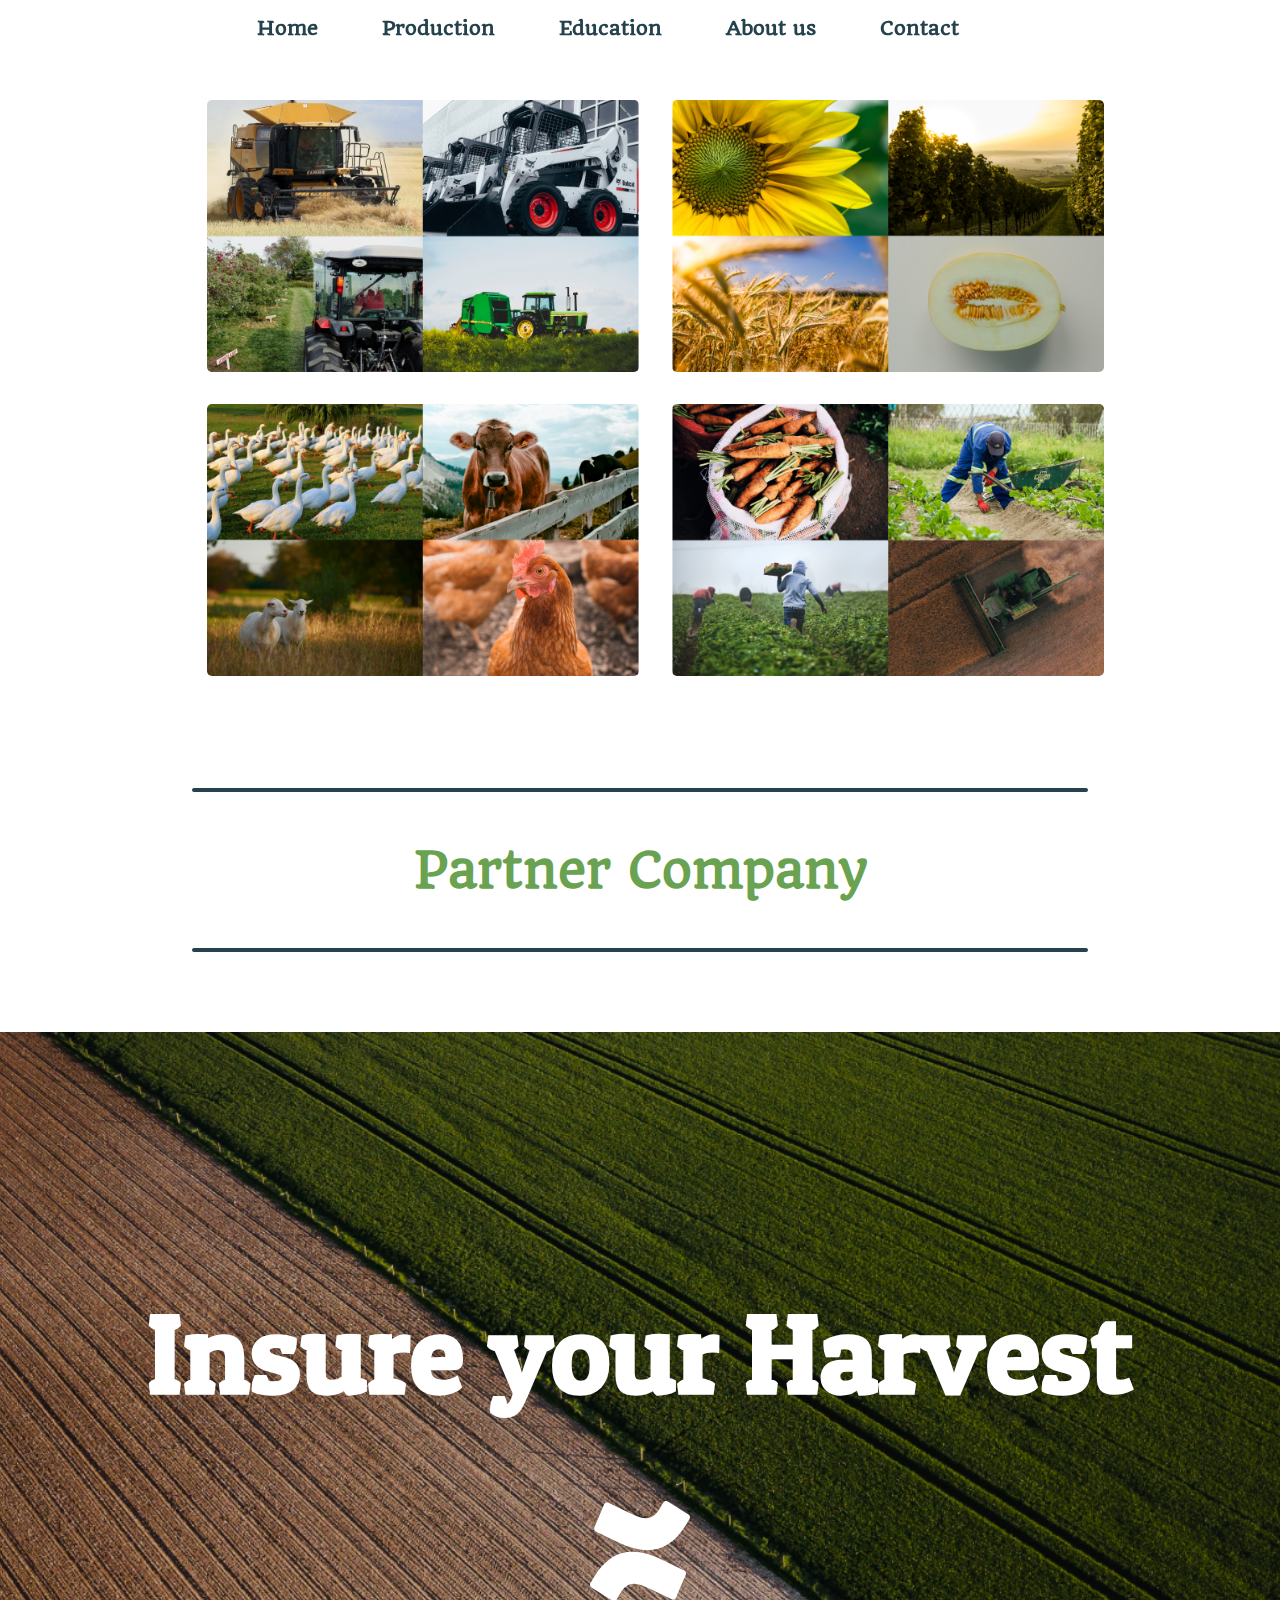
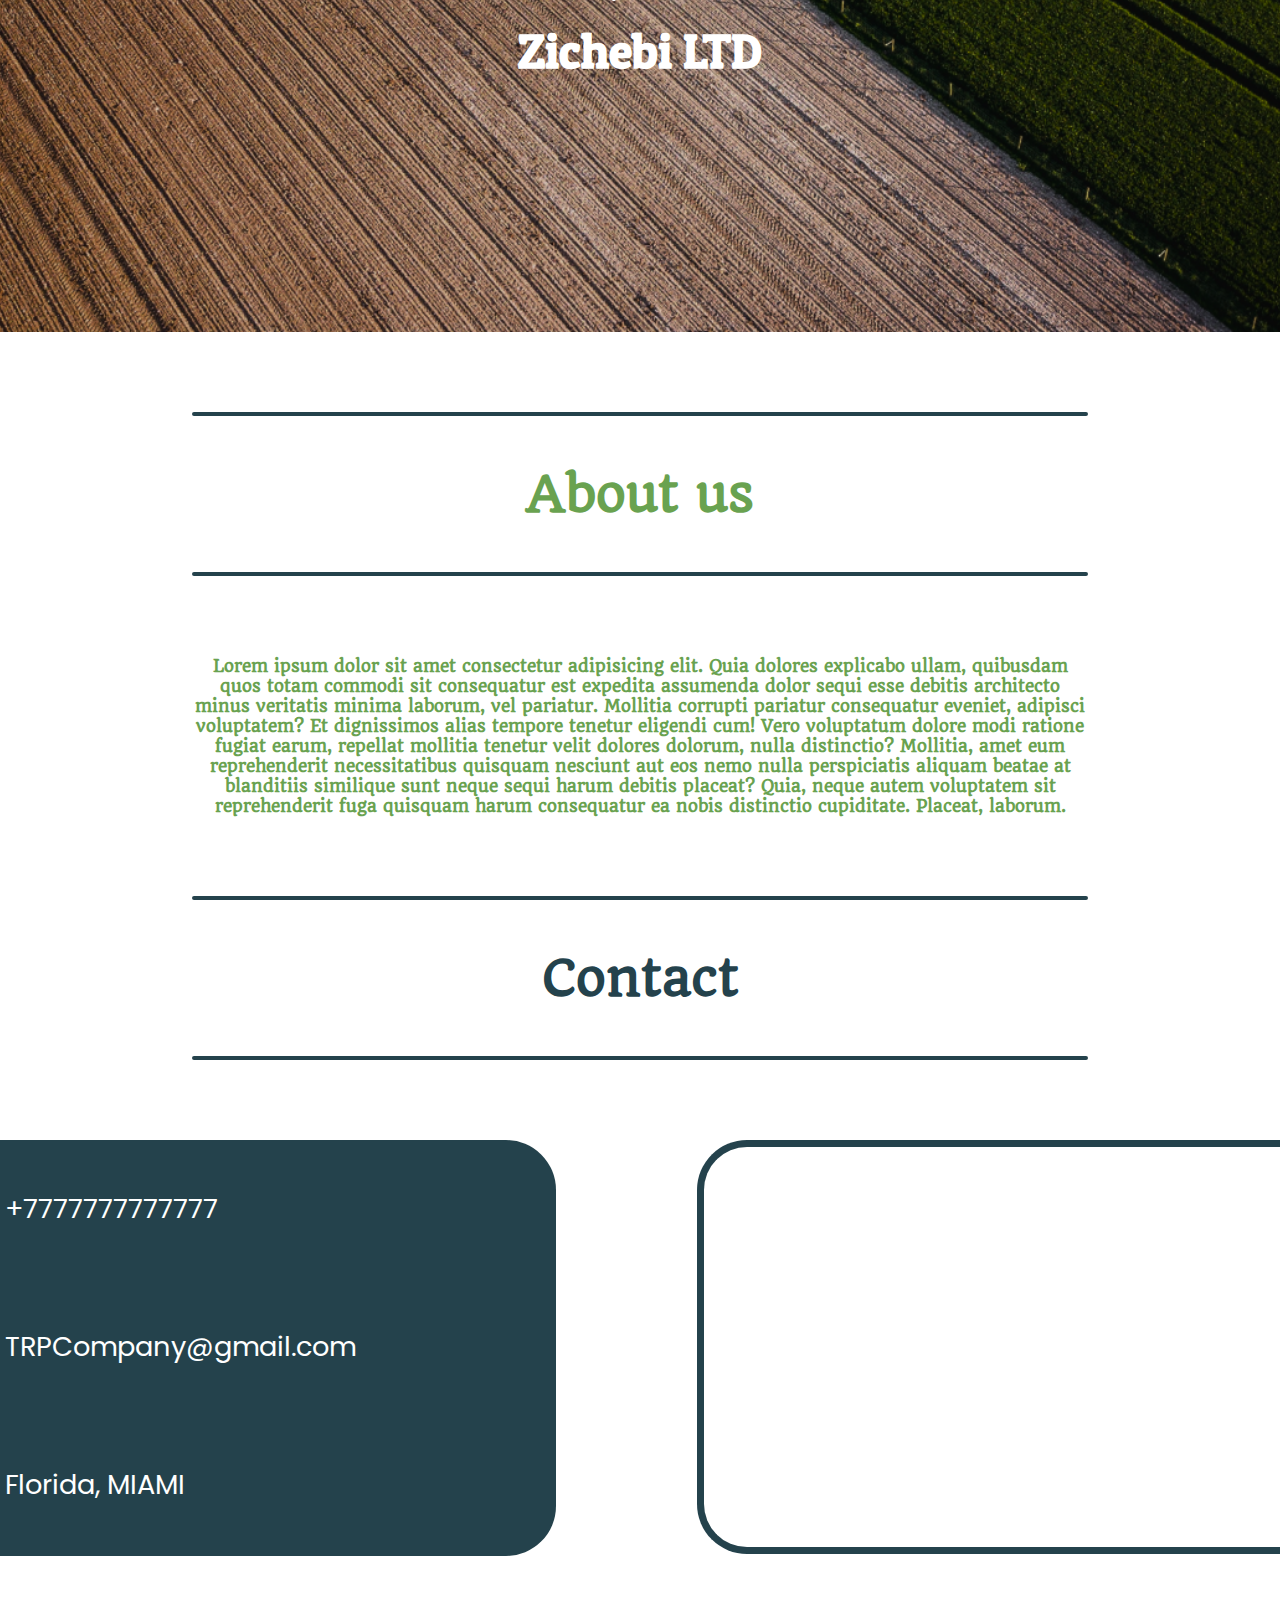
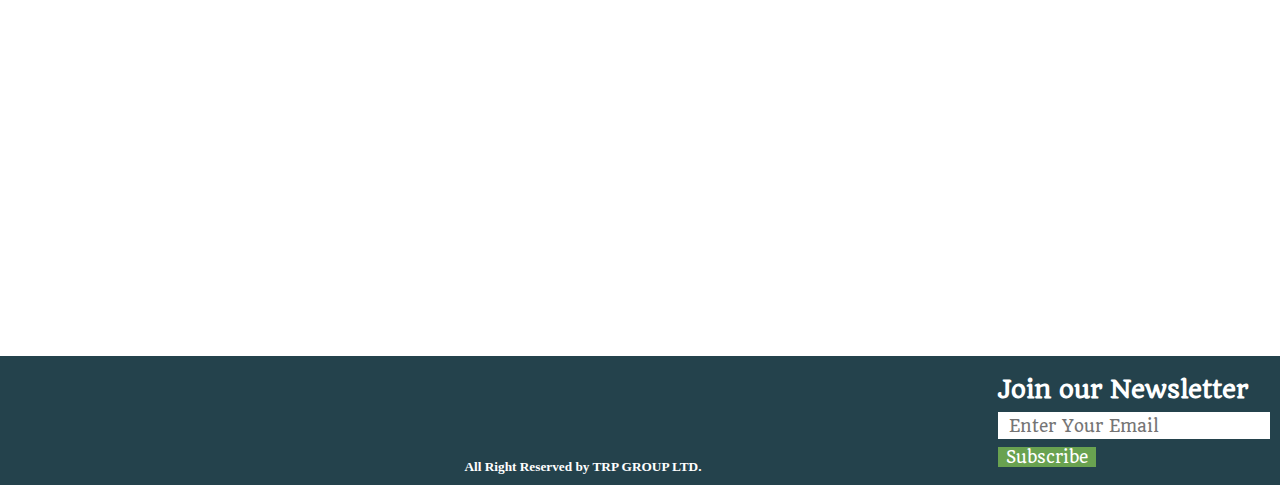
<file: index.html>
<!DOCTYPE html>
<html lang="en">
<head>
    <meta charset="UTF-8">
    <meta http-equiv="X-UA-Compatible" content="IE=edge">
    <meta name="viewport" content="width=device-width, initial-scale=1.0">
    <link href="https://cdn.jsdelivr.net/npm/bootstrap@5.0.2/dist/css/bootstrap.min.css" rel="stylesheet" integrity="sha384-EVSTQN3/azprG1Anm3QDgpJLIm9Nao0Yz1ztcQTwFspd3yD65VohhpuuCOmLASjC" crossorigin="anonymous">
    <link
    rel="stylesheet"
    href="https://use.fontawesome.com/releases/v5.15.1/css/all.css"
    integrity="sha384-vp86vTRFVJgpjF9jiIGPEEqYqlDwgyBgEF109VFjmqGmIY/Y4HV4d3Gp2irVfcrp"
    crossorigin="anonymous"
    />
    <link rel="stylesheet" href="styles/style.css">
    <link rel="stylesheet" href="production.html">
    <title>TRP GROUP</title>
    <script src="https://ajax.googleapis.com/ajax/libs/jquery/3.5.1/jquery.min.js"></script></script>
</head>
<body>
    
        <header id="header">
             <a href="#" class="logos"><i class="fas fa-sun fa-3x"></i></a>
                <nav>
                   
                        
                        <ul>

                            <li><a href="#home">Home</a></li>
                            <li><a href="production.html">Production</a></li>
                            <li><a href="education.html">Education</a></li>
                            <li><a href="#about-us">About us</a></li>
                            <li><a href="#contact">Contact</a></li>

                        </ul>
                </nav>
                <div class="logos"><i class="fas fa-bars fa-3x threeLine"></i></div>
        </header>        

    <!-- home section starts here -->
        <section id="home"class=" container-fluid">
                <div class="products ">

                    <div class="production-box ">
                        <a href="production.html#machines"> 
                            <h3 class="info">Machines</h3>
                            <img src="images/tractors.png" alt="tractors">
                        </a>
                       
                     
                    </div>

                    <div class="production-box ">
                        <a href="production.html#plants">
                            <h3 class="info">Plants</h3>
                            <img src="images/plants.png" alt="plants">
                        </a>
                    </div>

                    <div class="production-box ">
                        <a href="production.html#animals">
                            <h3 class="info">Animals</h3>
                            <img src="images/animals.png" alt="animals">
                        </a>
                    </div>

                    <div class="production-box      ">
                        <a href="production.html#other-services">
                            <h3 class="info">Services</h3>
                            <img src="images/service.png" alt="service">
                        </a>
                    </div>
                </div>
        </section>
    <!-- home section ends here -->
    <!-- Partner Company section starts here -->
    <section id="partner-company">
        <div class="title ">
            <hr class="line">
            <h1 class="title-h1">Partner Company</h1>
            <hr class="line">
        </div>
        <div class="container-fluid background-img">
                <h1>Insure your Harvest</h1>
                <a href="">
                <img src="images/partner compaafwefw.svg" alt="Partner Company logo">
                <h5>Zichebi LTD</h5></a>
        </div>
    </section>
    <!-- Partner Company section ends here  -->
    <!-- About us section starts here -->
    <section id="about-us" class="container-fluid">
            <div class="title ">
                <hr class="line">
                <h1 class="title-h1">About us</h1>
                <hr class="line">
            </div>
            <div class="text">
                <p>Lorem ipsum dolor sit amet consectetur adipisicing elit. Quia dolores explicabo ullam, quibusdam quos totam commodi sit consequatur est expedita assumenda dolor sequi esse debitis architecto minus veritatis minima laborum, vel pariatur. Mollitia corrupti pariatur consequatur eveniet, adipisci voluptatem? Et dignissimos alias tempore tenetur eligendi cum! Vero voluptatum dolore modi ratione fugiat earum, repellat mollitia tenetur velit dolores dolorum, nulla distinctio? Mollitia, amet eum reprehenderit necessitatibus quisquam nesciunt aut eos nemo nulla perspiciatis aliquam beatae at blanditiis similique sunt neque sequi harum debitis placeat? Quia, neque autem voluptatem sit reprehenderit fuga quisquam harum consequatur ea nobis distinctio cupiditate. Placeat, laborum.</p>
            </div>
    </section>
    

    <!-- About section ends here -->
    <!-- Contact section starts here. -->
           
        <section id="contact" >
            <div class="title ">
                <hr class="line">
                <h1 class="title-h1" style="color:#24424C">Contact</h1>
                <hr class="line">
            </div>
            <div class="contact-boxes">
                <div class="contact-left-box">
                    <ul>
                        <li><i class="fa fa-phone fa-rotate-90"></i> +7777777777777</li>
                        <li><i class="fa fa-envelope"></i> TRPCompany@gmail.com</li>
                        <li><i class="fa fa-map-marker-alt"></i> Florida, MIAMI</li>
                    </ul>
                </div>
                <div class="contact-box">
                    <iframe src="https://www.google.com/maps/embed?pb=!1m18!1m12!1m3!1d229929.1760314769!2d-80.36954411689972!3d25.78234042826896!2m3!1f0!2f0!3f0!3m2!1i1024!2i768!4f13.1!3m3!1m2!1s0x88d9b0a20ec8c111%3A0xff96f271ddad4f65!2z4YOb4YOQ4YOY4YOQ4YOb4YOYLCDhg6Thg5rhg53hg6Dhg5jhg5Phg5AsIOGDkOGDm-GDlOGDoOGDmOGDmeGDmOGDoSDhg6jhg5Thg5Thg6Dhg5fhg5Thg5Hhg6Phg5rhg5gg4YOo4YOi4YOQ4YOi4YOU4YOR4YOY!5e0!3m2!1ska!2sge!4v1629828193049!5m2!1ska!2sge"  style="border:0;" allowfullscreen="" loading="lazy" ></iframe>
                </div>
            </div>
           
        </section>
    <!-- Contact section ends here. -->
          
    <!-- Footer section starts here -->
        <footer id="footer" >
                
                <div class="footer-content">
                    <div class=" brand">
                        
                        <div class="icons">
                            <a  class="fab fa-facebook"></a>
                            <a  class="fab fa-twitter"></a>
                            <a  class="fab fa-instagram"></a>
                            <a  class="fab fa-whatsapp"></a>
                        </div>
                    </div>   
                    <div class="allRights">

                            <h5>All Right Reserved by   <i class="fas fa-sun 1x"></i> TRP GROUP LTD.</h5>

                    </div>
                    <div class="  text-md-left letter">
                        <h2>Join our Newsletter</h2>
                        <input type="text" placeholder="Enter Your Email"><br>
                        <input type="submit" value="Subscribe">
                    </div>
                </div>
        </footer>

        
    <!-- Footer section ends here -->
       <!-- Javascript link -->
       <script src="Jqurey.js"></script>
       <!-- javascript link is above -->
</body>
</html>
</file>
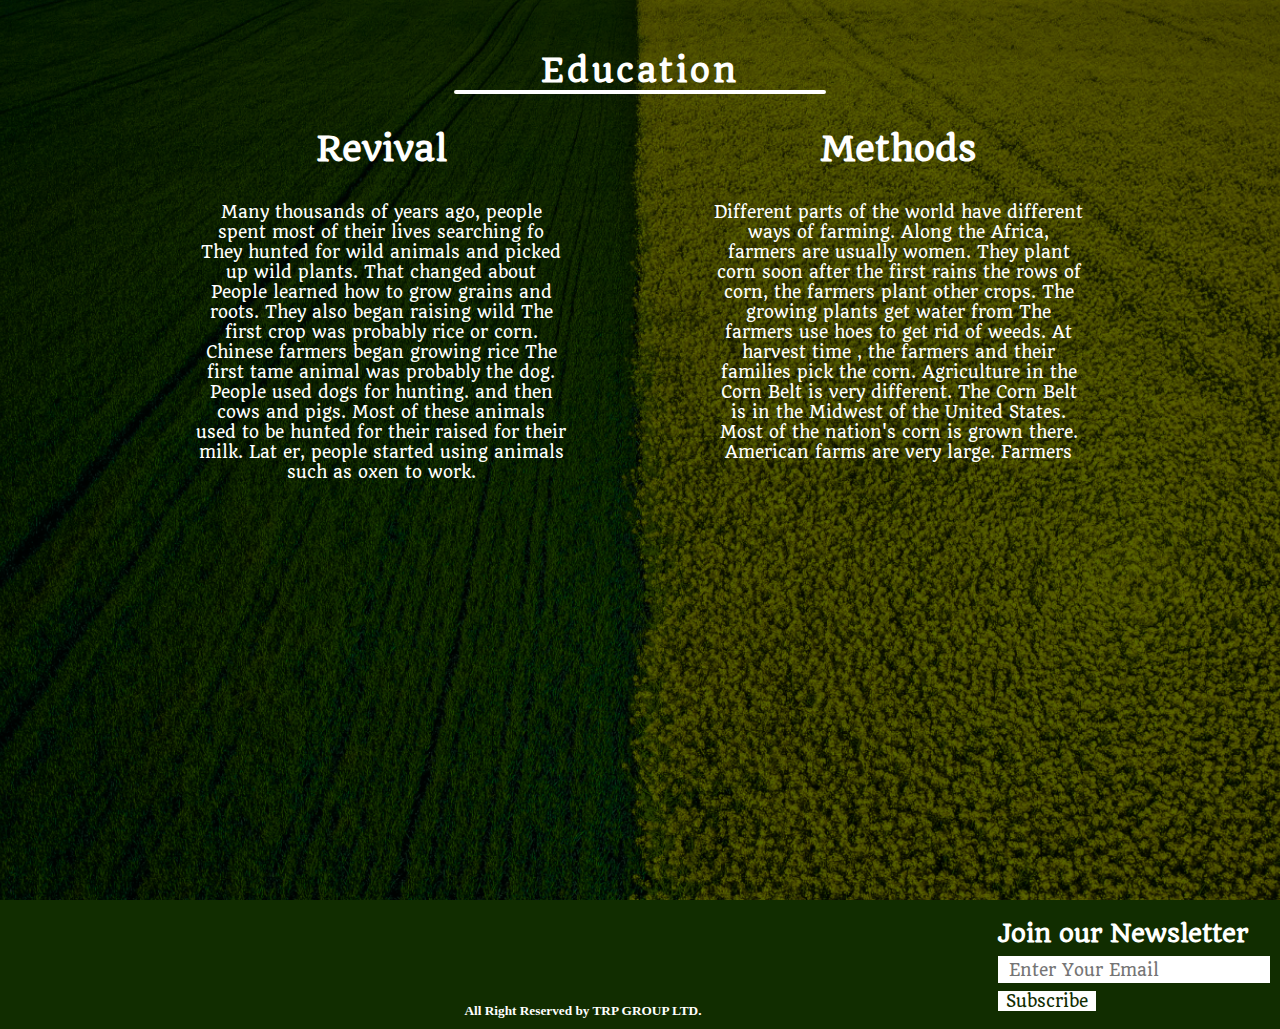
<file: education.html>
<!DOCTYPE html>
<html lang="en">
<head>
    <meta charset="UTF-8">
    <meta http-equiv="X-UA-Compatible" content="IE=edge">
    <meta name="viewport" content="width=device-width, initial-scale=1.0">
    <title>TRP GROUD</title>
    <link href="https://cdn.jsdelivr.net/npm/bootstrap@5.0.2/dist/css/bootstrap.min.css" rel="stylesheet" integrity="sha384-EVSTQN3/azprG1Anm3QDgpJLIm9Nao0Yz1ztcQTwFspd3yD65VohhpuuCOmLASjC" crossorigin="anonymous">
    <link
    rel="stylesheet"
    href="https://use.fontawesome.com/releases/v5.15.1/css/all.css"
    integrity="sha384-vp86vTRFVJgpjF9jiIGPEEqYqlDwgyBgEF109VFjmqGmIY/Y4HV4d3Gp2irVfcrp"
    crossorigin="anonymous"
    />
    <link rel="stylesheet" href="styles/style.css">
    <script src="https://ajax.googleapis.com/ajax/libs/jquery/3.5.1/jquery.min.js"></script></script>
</head>
<body>
    <!-- Landing page section starts from here. -->
    <div class="education-landing-page ">
            <h1>Education</h1>
            <div class="educate-line" ></div> 
            
            <div class="texts-main-container">
                <div class="text-container">
                        <h2>Revival</h2>
                        <p>Many thousands of years ago, people spent most of their lives searching fo 
                            They hunted for wild animals and picked up wild plants. That changed about 
                            People learned how to grow grains and roots. They also began raising wild
                            The first crop was probably rice or corn. Chinese farmers began growing rice 
                            The first tame animal was probably the dog. People used dogs for hunting. 
                            and then cows and pigs. Most of these animals used to be hunted for their 
                            raised for their milk. Lat er, people started using animals such as oxen to work.                                              
                        </p>
                </div>


                <div class="text-container">
                    <h2>Methods</h2>
                    <p>Different parts of the world have different ways of farming. Along the 
                        Africa, farmers are usually women. They plant corn soon after the first rains 
                    the rows of corn, the farmers plant other crops. The growing plants get water from The farmers use hoes to get rid of weeds. At harvest time , the farmers and their families pick the corn.

                        Agriculture in the Corn Belt is very different. The Corn Belt is in the Midwest of the United States.
                        Most of the nation's corn is grown there. American farms are very large. Farmers                                               
                    </p>
                </div>
            </div>
    </div>
    
     <!-- Landing page section ends here.  -->
     <!-- Footer section starts here -->
     <footer id="footer"  class="education-footer">
                
        <div class="footer-content">
            <div class=" brand">
                
                <div class="icons">
                    <a  class="fab fa-facebook"></a>
                    <a  class="fab fa-twitter"></a>
                    <a  class="fab fa-instagram"></a>
                    <a  class="fab fa-whatsapp"></a>
                </div>
            </div>   
            <div class="allRights">

                    <h5>All Right Reserved by   <i class="fas fa-sun 1x"></i> TRP GROUP LTD.</h5>

            </div>
            <div class="  text-md-left letter">
                <h2>Join our Newsletter</h2>
                <input type="text" placeholder="Enter Your Email"><br>
                <input type="submit" value="Subscribe">
            </div>
        </div>
    </footer>


    <!-- Footer section ends here -->

     <!-- Javascript link -->
     <script src="Jqurey.js"></script>
     <!-- javascript link is above -->
</body>
</html>
</file>
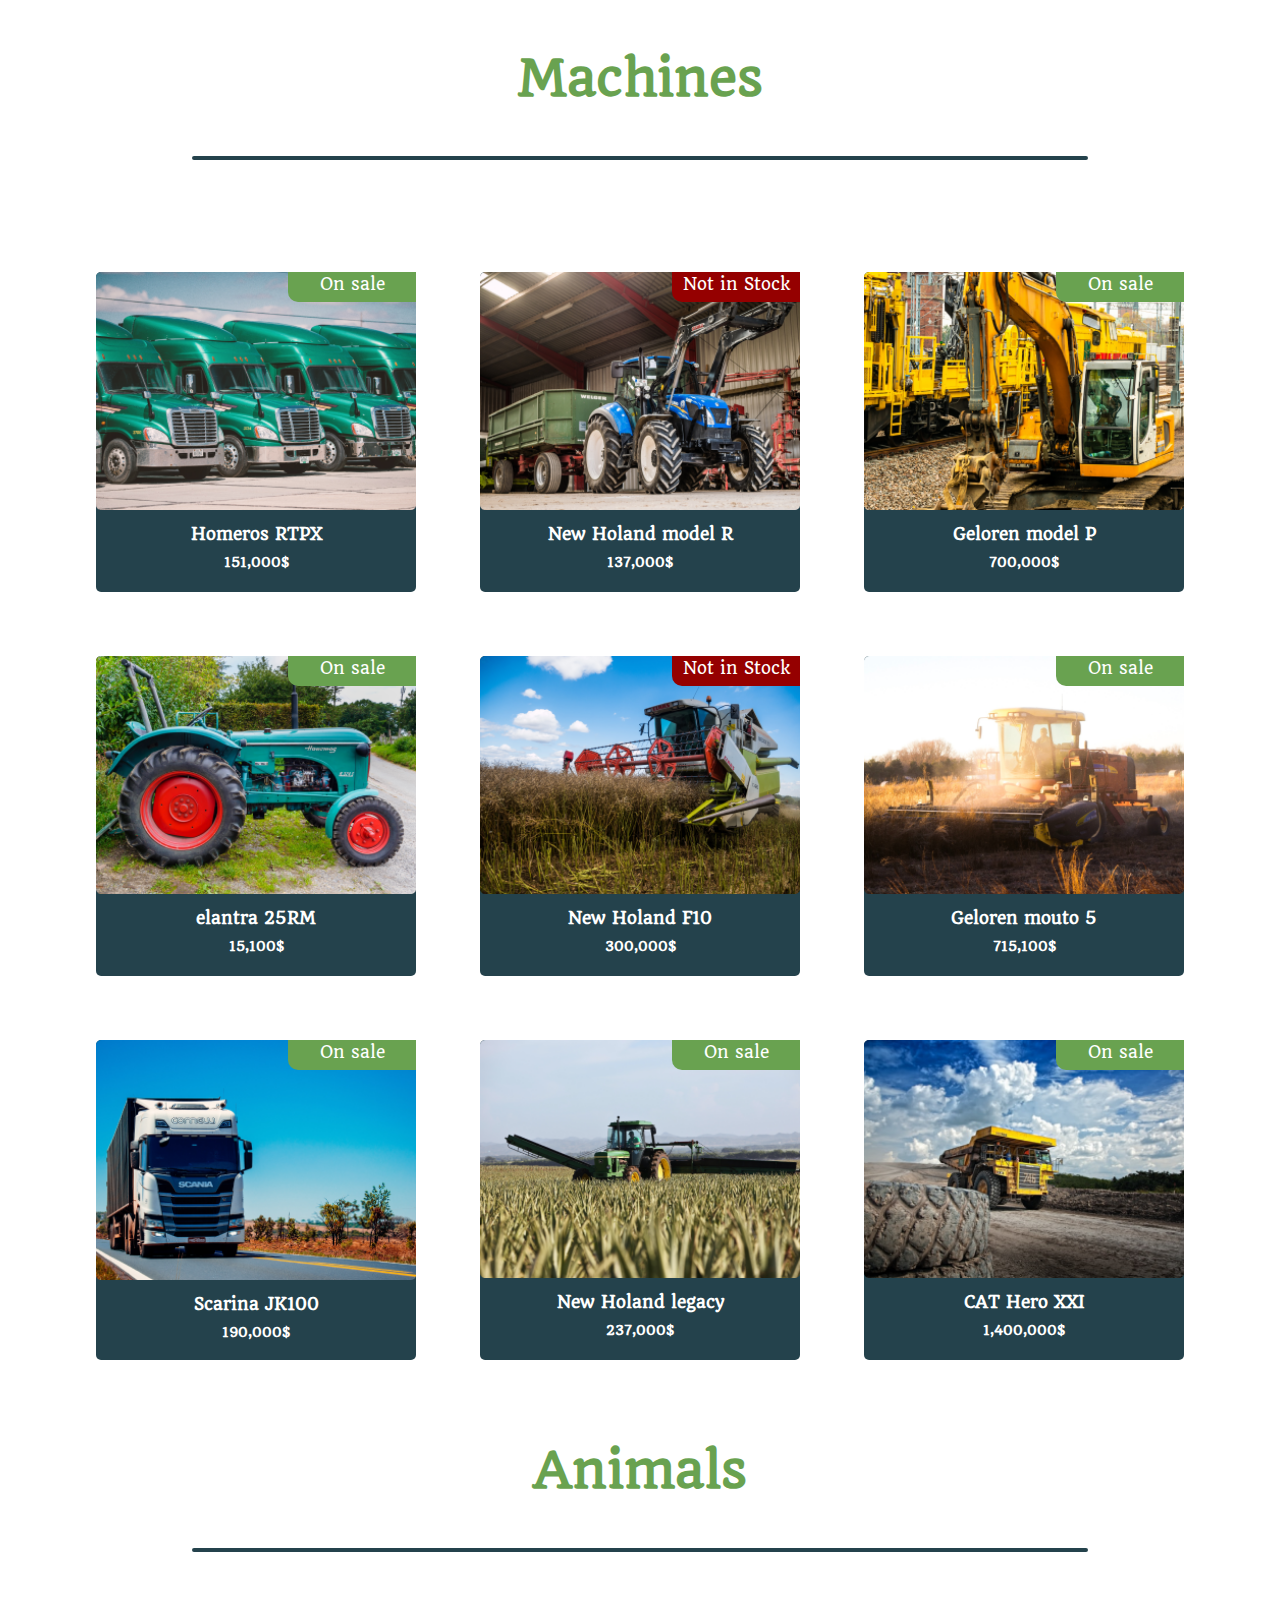
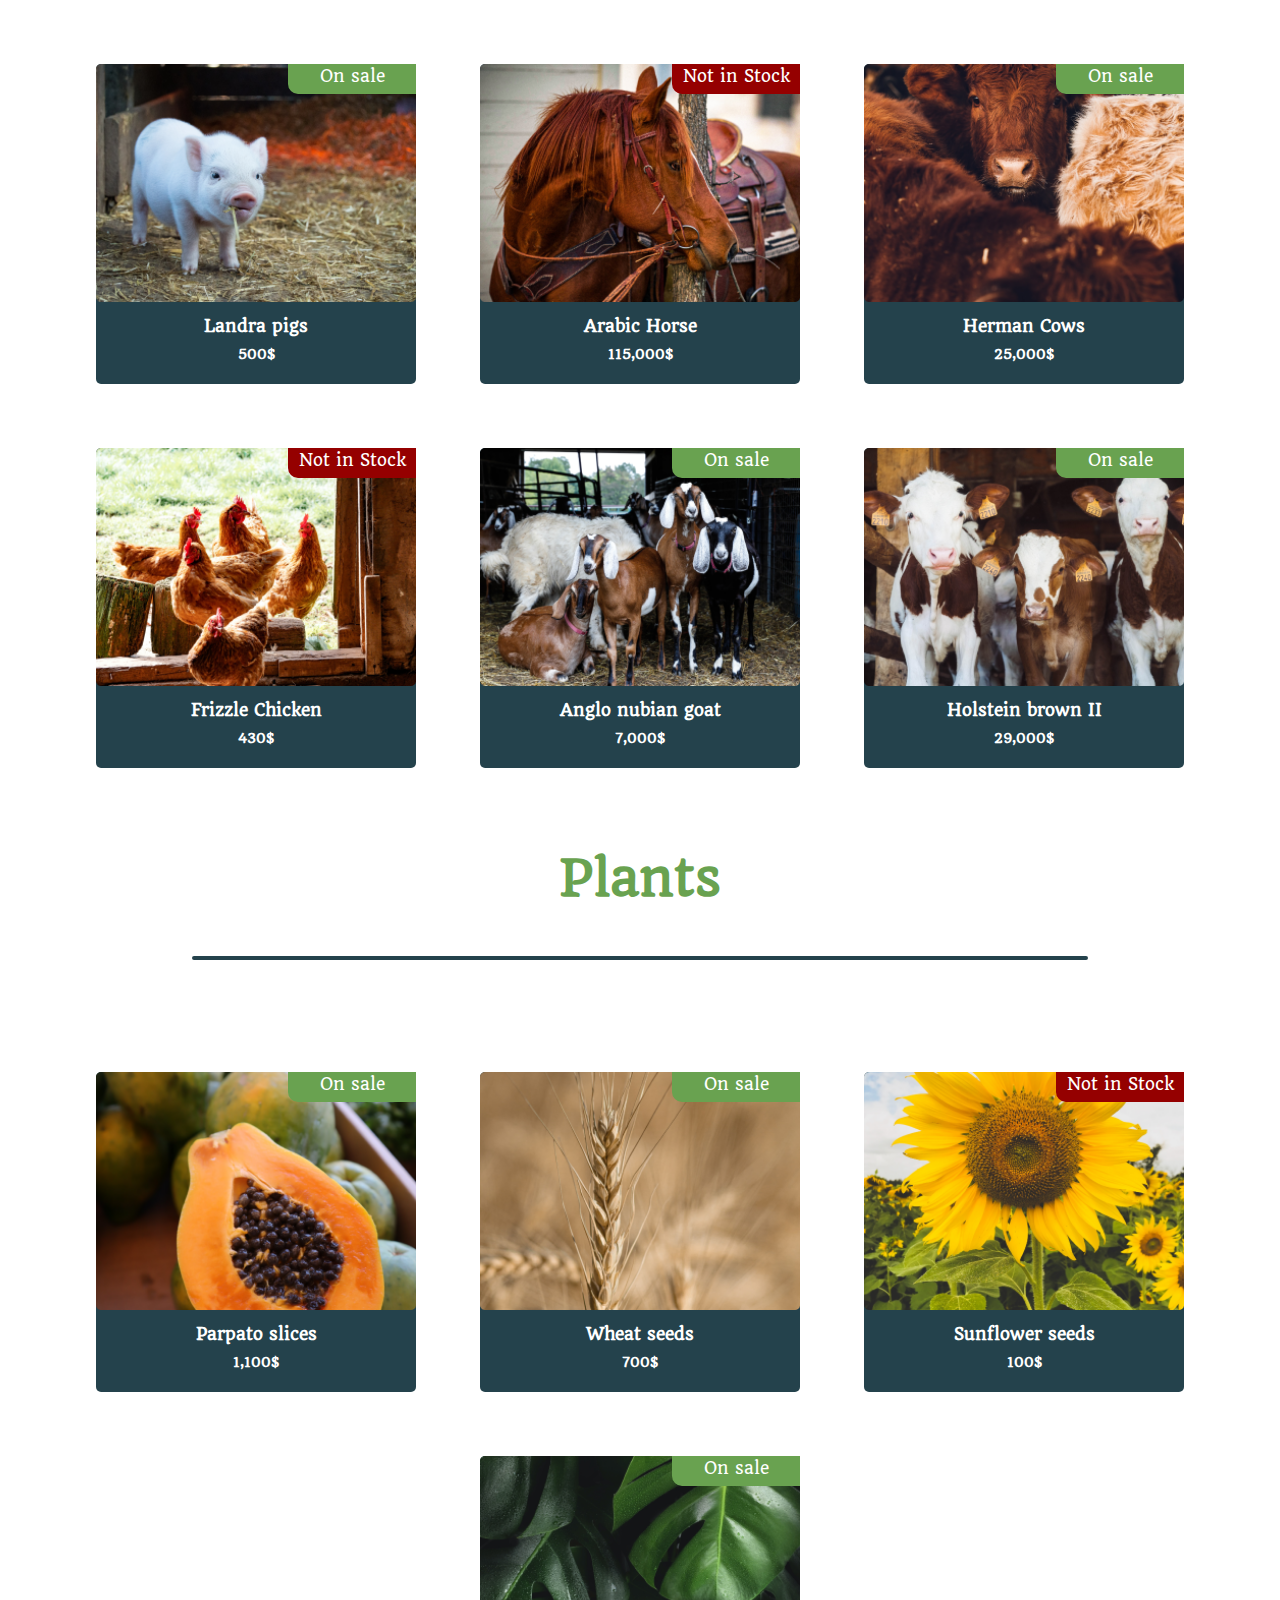
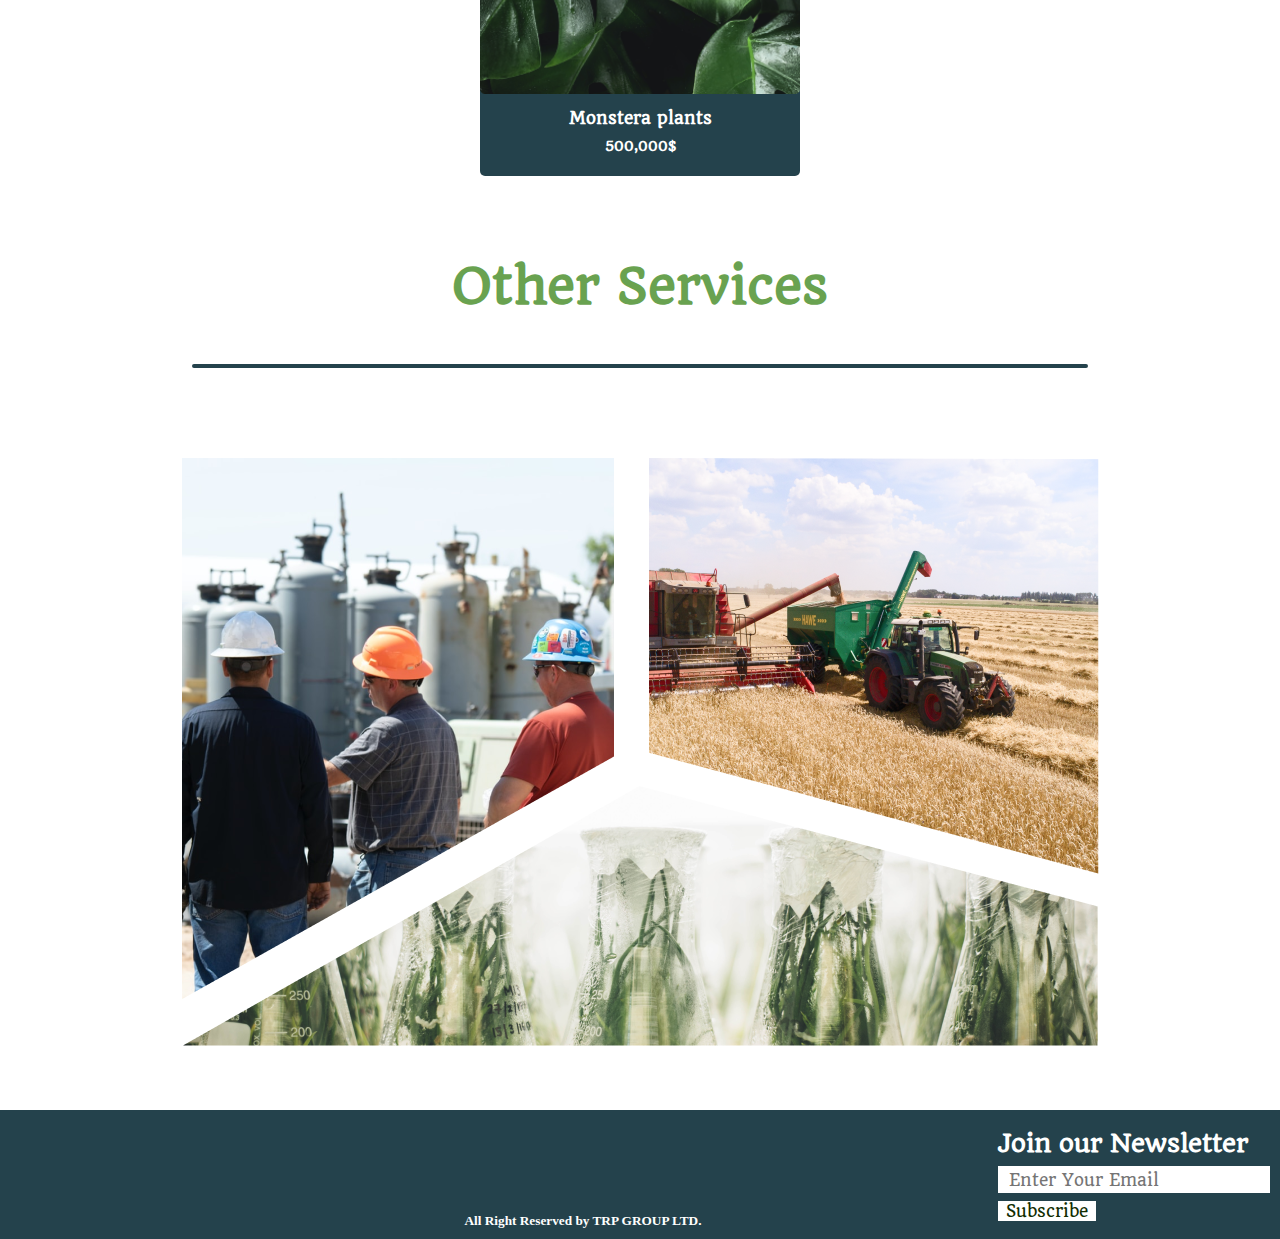
<file: production.html>
<!DOCTYPE html>
<html lang="en">
<head>
    <meta charset="UTF-8">
    <meta http-equiv="X-UA-Compatible" content="IE=edge">
    <meta name="viewport" content="width=device-width, initial-scale=1.0">
    <title>TRP GROUD</title>
    <link href="https://cdn.jsdelivr.net/npm/bootstrap@5.0.2/dist/css/bootstrap.min.css" rel="stylesheet" integrity="sha384-EVSTQN3/azprG1Anm3QDgpJLIm9Nao0Yz1ztcQTwFspd3yD65VohhpuuCOmLASjC" crossorigin="anonymous">
    <link
    rel="stylesheet"
    href="https://use.fontawesome.com/releases/v5.15.1/css/all.css"
    integrity="sha384-vp86vTRFVJgpjF9jiIGPEEqYqlDwgyBgEF109VFjmqGmIY/Y4HV4d3Gp2irVfcrp"
    crossorigin="anonymous"
    />
    <link rel="stylesheet" href="styles/style.css">
    
    <script src="https://ajax.googleapis.com/ajax/libs/jquery/3.5.1/jquery.min.js"></script></script>
</head>
<body>
<!-- Landing page section starts from here. --> 
    <div class="container-fluid">
        <!-- Machines section starts here -->
            <section id="machines">
                <div class="title" style="margin-top: 0;">
                    <h1 class="title-h1" style="color:#69A250">Machines</h1>
                    <hr class="line" style="margin-top:0;">
                </div>
                <div class="product-main-container">
                    <div class="product-box">
                        <img src="images/machines/arotxe540N4.png" alt="truck">
                        <h4>Homeros RTPX</h4>
                        <h5>151,000$</h5>
                        <div class="in-stock"><p>On sale</p></div>
                    </div>


                    <div class="product-box">
                        <img src="images/machines/Bfr3JzgG9_4.png" alt="Tractor">
                        <h4>New Holand model R</h4>
                        <h5>137,000$</h5>
                        <div class="out-stock"><p>Not in Stock</p></div>
                    </div>
                    <div class="product-box">
                        <img src="images/machines/UpYxs5jshdQ.png" alt="building machine">
                        <h4>Geloren model P</h4>
                        <h5>700,000$</h5>
                        <div class="in-stock"><p>On sale</p></div>
                    </div>
                    <div class="product-box">
                        <img src="images/machines/tL2BSGrN_sM.png" alt="small tractor">
                        <h4>elantra   25RM</h4>
                        <h5>15,100$</h5>
                        <div class="in-stock"><p>On sale</p></div>
                    </div>
                    <div class="product-box">
                        <img src="images/machines/WbCZlA0JAfA.png" alt="wheat picker combine, harvester">
                        <h4>New Holand  F10</h4>
                        <h5>300,000$</h5>
                        <div class="out-stock"><p>Not in Stock</p></div>
                    </div>
                    <div class="product-box">
                        <img src="images/machines/G0m9kKvkkB8.png" alt="wheat picker combine, harvester">
                        <h4>Geloren mouto 5</h4>
                        <h5>715,100$</h5>
                        <div class="in-stock"><p>On sale</p></div>
                    </div>
                    <div class="product-box">
                        <img src="images/machines/GBVDilE8yvI.png" alt="Scania long truck">
                        <h4>Scarina  JK100</h4>
                        <h5>190,000$</h5>
                        <div class="in-stock"><p>On sale</p></div>
                    </div>


                    <div class="product-box">
                        <img src="images/machines/caiX9QloFc8.png" alt="wheat picker tractor">
                        <h4>New Holand  legacy</h4>
                        <h5>237,000$</h5>
                        <div class="in-stock"><p>On sale</p></div>
                    </div>
                    <div class="product-box">
                        <img src="images/machines/vrbZVyX2k4I.png" alt="Rock transportation truck">
                        <h4>CAT Hero XXI</h4>
                        <h5>1,400,000$</h5>
                        <div class="in-stock"><p>On sale</p></div>
                    </div>
                        
                </div>
            </section>
        <!-- Machines section ends here -->

        <!-- Animals section starts here -->
            <section id="animals">
                <div class="title" style="margin-top: 0;">
                    <h1 class="title-h1" style="color:#69A250">Animals</h1>
                    <hr class="line" style="margin-top:0;">
                </div>
            

                <div class="product-main-container">
                    <div class="product-box">
                        <img src="images/animals/i4XLJmlYit4.png" alt="Landra pigs">
                        <h4>Landra pigs</h4>
                        <h5>500$</h5>
                        <div class="in-stock"><p>On sale</p></div>
                    </div>


                    <div class="product-box">
                        <img src="images/animals/yTSSFaQaQ6k.png" alt="Arabic Horse">
                        <h4>Arabic Horse</h4>
                        <h5>115,000$</h5>
                        <div class="out-stock"><p>Not in Stock</p></div>
                    </div>
                    <div class="product-box">
                        <img src="images/animals/V4Mo8UYKRvY.png" alt="Herman Cows">
                        <h4>Herman Cows</h4>
                        <h5>25,000$</h5>
                        <div class="in-stock"><p>On sale</p></div>
                    </div>
                    <div class="product-box">
                        <img src="images/animals/tp9Y4_w9DIA.png" alt="Frizzle Chicken">
                        <h4>Frizzle Chicken</h4>
                        <h5>430$</h5>
                        <div class="out-stock"><p>Not in Stock</p></div>
                    </div>
                    <div class="product-box">
                        <img src="images/animals/MGUmEYvGNUU.png" alt="Anglo nubian goat">
                        <h4>Anglo nubian goat</h4>
                        <h5>7,000$</h5>
                        <div class="in-stock"><p>On sale</p></div>
                    </div>
                    <div class="product-box">
                        <img src="images/animals/JMjNnQ2xFoY.png" alt="Holstein cows">
                        <h4>Holstein brown II</h4>
                        <h5>29,000$</h5>
                        <div class="in-stock"><p>On sale</p></div>
                    </div>
                
                        
                </div>
        </section>
        <!-- Animals section starts here -->

        <!-- Plants section starts here -->
        <section id="plants">
            <div class="title" style="margin-top: 0;">
                <h1 class="title-h1" style="color:#69A250">Plants</h1>
                <hr class="line" style="margin-top:0;">
            </div>
        

            <div class="product-main-container">
                <div class="product-box">
                    <img src="images/plants/0PiNkmK3A1c.png" alt="Parpato">
                    <h4>Parpato slices</h4>
                    <h5>1,100$</h5>
                    <div class="in-stock"><p>On sale</p></div>
                </div>


                <div class="product-box">
                    <img src="images/plants/lVeMU8VdpT8.png" alt="Wheat">
                    <h4>Wheat seeds</h4>
                    <h5>700$</h5>
                    <div class="in-stock"><p>On sale</p></div>
                </div>
                <div class="product-box">
                    <img src="images/plants/nLBw1ZMyPQg.png" alt="Sunflower">
                    <h4>Sunflower seeds</h4>
                    <h5>100$</h5>
                    <div class="out-stock"><p>Not in Stock</p></div>
                </div>
                <div class="product-box">
                    <img src="images/plants/W5XTTLpk1-I.png" alt="Monstera flower">
                    <h4>Monstera plants</h4>
                    <h5>500,000$</h5>
                    <div class="in-stock"><p>On sale</p></div>
                </div>
                
                



              
                </div>
            
                    
            </div>
    </section>
        <!-- Plants section ends here -->

        <section id="other-services">
                <div class="title" style="margin-top: 0;">
                    <h1 class="title-h1" style="color:#69A250">Other Services</h1>
                    <hr class="line" style="margin-top:0;">
                </div>
                <div class="services-box">
                    <div class="service1">
                        <img src="images/services/Vector1.png" alt="Workers on wheat fields">
                        <h2 class=" service-h2">Workers</h2>
                    </div>
                    <div class="service2">
                        <img src="images/services/Vector3.png" alt="Workers on wheat fields">
                        <h2 class=" service-h2">Renting</h2>
                    </div>
                    <div class="service3">
                        <img src="images/services/Vector2.png" alt="Workers on wheat fields">
                        <h2 class=" service-h2">Plant Diagnostic</h2>
                    </div>
                </div>
                    
                <div class="product-main-container">
                    <div class="product-box">
                        <img src="images/services/FGvQKMP-iXY.png" alt="Wheat">
                        <h5>Plant Diagnostic</h5>
                        
                    </div>
                    <div class="product-box">
                        <img src="images/services/xDwEa2kaeJA.png" alt="Sunflower">
                        <h5>Workers</h5>
                        
                    </div>
                    <div class="product-box">
                        <img src="images/services/eS6rqvLx7o0.png" alt="Monstera flower">
                        <h5>Renting</h5>
                        
                    </div>
                </div>
                
                
                        
            
        </section>

</div>





    
<!-- Landing page section ends here.  -->

     <!-- Footer section starts here -->
     <footer id="footer"  class="education-footer" style="background-color:#24424C!important;">
                
        <div class="footer-content">
            <div class=" brand">
                
                <div class="icons">
                    <a  class="fab fa-facebook"></a>
                    <a  class="fab fa-twitter"></a>
                    <a  class="fab fa-instagram"></a>
                    <a  class="fab fa-whatsapp"></a>
                </div>
            </div>   
            <div class="allRights">

                    <h5>All Right Reserved by   <i class="fas fa-sun 1x"></i> TRP GROUP LTD.</h5>

            </div>
            <div class="  text-md-left letter">
                <h2>Join our Newsletter</h2>
                <input type="text" placeholder="Enter Your Email"><br>
                <input type="submit" value="Subscribe">
            </div>
        </div>
    </footer>


    <!-- Footer section ends here -->

     <!-- Javascript link -->
     <script src="Jqurey.js"></script>
     <!-- javascript link is above -->
</body>
</html>
</file>
<file: styles/style.css>
@import url("https://fonts.googleapis.com/css2?family=Quando&display=swap");
@import url("https://fonts.googleapis.com/css2?family=Poppins:wght@300&display=swap");
@import url("https://fonts.googleapis.com/css2?family=Patua+One&display=swap");
@media (max-width: 1047px) {
  * {
    text-align: center;
  }
  #header {
    position: fixed;
  }
  #header .logos .threeLine {
    display: block;
  }
  #header nav {
    position: fixed;
    top: 0;
    right: -120%;
    height: 100vh;
    width: 20rem;
    background: rgba(105, 162, 80, 0.9);
  }
  #header nav ul {
    -webkit-box-orient: vertical;
    -webkit-box-direction: normal;
        -ms-flex-flow: column;
            flex-flow: column;
    -webkit-box-pack: center;
        -ms-flex-pack: center;
            justify-content: center;
    height: 100%;
  }
  #header nav ul li {
    margin: 2rem 0;
  }
  #header nav ul li a {
    margin: 1rem;
    font-size: 1rem;
  }
  #header .nav-toggle {
    right: 0%;
  }
  #home .products .production-box {
    margin: 20px auto;
    width: 20rem;
    height: 14rem;
  }
  #home .products .production-box .info {
    font-size: 3rem;
  }
  #partner-company .background-img h1 {
    font-size: 3rem;
  }
  #contact .contact-boxes {
    position: static;
    display: -webkit-box;
    display: -ms-flexbox;
    display: flex;
    -webkit-box-orient: vertical;
    -webkit-box-direction: normal;
        -ms-flex-direction: column;
            flex-direction: column;
    width: 100vw;
  }
  #contact .contact-boxes .contact-left-box {
    position: static;
    border-radius: 0;
    width: 100vw;
    height: 25rem;
    background-color: #69A250;
    border-bottom: 10px double white;
  }
  #contact .contact-boxes .contact-left-box ul {
    -webkit-box-align: center;
        -ms-flex-align: center;
            align-items: center;
  }
  #contact .contact-boxes .contact-left-box ul li {
    font-family: "Quando", cursive;
    color: white;
    font-size: 20px;
    text-align: center;
  }
  #contact .contact-boxes .contact-box {
    position: static;
    border-radius: 0;
    background-color: #24424C;
    border-style: none;
    margin-bottom: 50px;
    width: 100vw;
    height: 25rem;
  }
  #contact .contact-boxes .contact-box iframe {
    border-radius: 0;
    width: 100%;
    height: 100%;
  }
  #footer {
    margin: 0;
  }
  #footer .footer-content {
    -webkit-box-orient: vertical;
    -webkit-box-direction: normal;
        -ms-flex-direction: column;
            flex-direction: column;
  }
  #footer .footer-content .allRights {
    -ms-flex-item-align: center !important;
        -ms-grid-row-align: center !important;
        align-self: center !important;
    font-size: 29px;
  }
  .education-landing-page .texts-main-container .text-container {
    width: 50vw;
  }
  .education-landing-page .texts-main-container .text-container h2 {
    font-size: 1rem;
  }
  .education-landing-page .texts-main-container .text-container p {
    font-size: 10px;
    margin-top: 2rem;
  }
}

#header, #header nav ul, #about-us, #contact .contact-boxes .contact-left-box ul, #partner-company .background-img, #partner-company .background-img a, .education-landing-page .texts-main-container, .title {
  display: -webkit-box;
  display: -ms-flexbox;
  display: flex;
  -webkit-box-align: center;
      -ms-flex-align: center;
          align-items: center;
}

#header {
  width: 100%;
  position: fixed;
  -webkit-box-align: center;
      -ms-flex-align: center;
          align-items: center;
  -webkit-box-pack: justify;
      -ms-flex-pack: justify;
          justify-content: space-between;
  top: 0;
  left: 0;
  padding: 1rem 4rem;
  z-index: 100;
}

#header .logos {
  text-decoration: none;
}

#header .logos .threeLine {
  display: none;
  cursor: pointer;
  z-index: 200;
}

#header .logos i {
  color: #24424C;
}

#header nav ul {
  -webkit-box-pack: justify;
      -ms-flex-pack: justify;
          justify-content: space-between;
  list-style: none;
  margin-bottom: 0;
}

#header nav ul li {
  margin-right: 4rem;
}

#header nav ul li a {
  font-weight: 700;
  color: #24424C;
  text-decoration: none;
  font-size: 1.2rem;
}

#header nav ul li:hover {
  -webkit-transform: scale(0.8);
          transform: scale(0.8);
}

.header-active {
  background-color: #24424C;
}

.header-active .logos, .header-active a {
  color: #fff !important;
}

.header-active .logos i, .header-active a i {
  color: white !important;
}

.fa-times {
  -webkit-transform: rotate(-180deg);
          transform: rotate(-180deg);
  -webkit-box-pack: unset;
      -ms-flex-pack: unset;
          justify-content: unset;
}

#home {
  margin-top: 100px;
  max-width: 1319px;
  position: relative;
}

#home .products {
  display: -webkit-box;
  display: -ms-flexbox;
  display: flex;
  -webkit-box-pack: center;
      -ms-flex-pack: center;
          justify-content: center;
  -webkit-box-align: center;
      -ms-flex-align: center;
          align-items: center;
  -ms-flex-wrap: wrap;
      flex-wrap: wrap;
}

#home .products .production-box {
  width: 27rem;
  height: 17rem;
  margin: 0 1px 2rem 2rem;
  cursor: pointer;
  overflow: hidden;
  position: relative;
}

#home .products .production-box a img {
  width: 100%;
  height: 100%;
  -o-object-fit: cover;
     object-fit: cover;
  border-radius: 5px;
}

#home .products .production-box a .info {
  background-color: rgba(0, 0, 0, 0.2);
  position: absolute;
  color: white;
  display: -webkit-box;
  display: -ms-flexbox;
  display: flex;
  -webkit-box-pack: center;
      -ms-flex-pack: center;
          justify-content: center;
  -webkit-box-align: center;
      -ms-flex-align: center;
          align-items: center;
  font-size: 4rem;
  bottom: -105%;
  width: 100%;
  height: 100%;
  border-radius: 5px;
}

#home .products .production-box:hover > a .info {
  bottom: -3%;
}

#home .products .production-box:hover {
  -webkit-transform: scale(1.1);
          transform: scale(1.1);
}

@media (max-width: 1047px) {
  * {
    text-align: center;
  }
  #header {
    position: fixed;
  }
  #header .logos .threeLine {
    display: block;
  }
  #header nav {
    position: fixed;
    top: 0;
    right: -120%;
    height: 100vh;
    width: 20rem;
    background: rgba(105, 162, 80, 0.9);
  }
  #header nav ul {
    -webkit-box-orient: vertical;
    -webkit-box-direction: normal;
        -ms-flex-flow: column;
            flex-flow: column;
    -webkit-box-pack: center;
        -ms-flex-pack: center;
            justify-content: center;
    height: 100%;
  }
  #header nav ul li {
    margin: 2rem 0;
  }
  #header nav ul li a {
    margin: 1rem;
    font-size: 1rem;
  }
  #header .nav-toggle {
    right: 0%;
  }
  #home .products .production-box {
    margin: 20px auto;
    width: 20rem;
    height: 14rem;
  }
  #home .products .production-box .info {
    font-size: 3rem;
  }
  #partner-company .background-img h1 {
    font-size: 3rem;
  }
  #contact .contact-boxes {
    position: static;
    display: -webkit-box;
    display: -ms-flexbox;
    display: flex;
    -webkit-box-orient: vertical;
    -webkit-box-direction: normal;
        -ms-flex-direction: column;
            flex-direction: column;
    width: 100vw;
  }
  #contact .contact-boxes .contact-left-box {
    position: static;
    border-radius: 0;
    width: 100vw;
    height: 25rem;
    background-color: #69A250;
    border-bottom: 10px double white;
  }
  #contact .contact-boxes .contact-left-box ul {
    -webkit-box-align: center;
        -ms-flex-align: center;
            align-items: center;
  }
  #contact .contact-boxes .contact-left-box ul li {
    font-family: "Quando", cursive;
    color: white;
    font-size: 20px;
    text-align: center;
  }
  #contact .contact-boxes .contact-box {
    position: static;
    border-radius: 0;
    background-color: #24424C;
    border-style: none;
    margin-bottom: 50px;
    width: 100vw;
    height: 25rem;
  }
  #contact .contact-boxes .contact-box iframe {
    border-radius: 0;
    width: 100%;
    height: 100%;
  }
  #footer {
    margin: 0;
  }
  #footer .footer-content {
    -webkit-box-orient: vertical;
    -webkit-box-direction: normal;
        -ms-flex-direction: column;
            flex-direction: column;
  }
  #footer .footer-content .allRights {
    -ms-flex-item-align: center !important;
        -ms-grid-row-align: center !important;
        align-self: center !important;
    font-size: 29px;
  }
  .education-landing-page .texts-main-container .text-container {
    width: 50vw;
  }
  .education-landing-page .texts-main-container .text-container h2 {
    font-size: 1rem;
  }
  .education-landing-page .texts-main-container .text-container p {
    font-size: 10px;
    margin-top: 2rem;
  }
}

#about-us {
  -webkit-box-orient: vertical;
  -webkit-box-direction: normal;
      -ms-flex-flow: column;
          flex-flow: column;
  max-width: 1320px;
}

#about-us .text {
  width: 70%;
}

#about-us .text p {
  color: #69A250;
  font-weight: 700;
  text-align: center;
}

@media (max-width: 1047px) {
  * {
    text-align: center;
  }
  #header {
    position: fixed;
  }
  #header .logos .threeLine {
    display: block;
  }
  #header nav {
    position: fixed;
    top: 0;
    right: -120%;
    height: 100vh;
    width: 20rem;
    background: rgba(105, 162, 80, 0.9);
  }
  #header nav ul {
    -webkit-box-orient: vertical;
    -webkit-box-direction: normal;
        -ms-flex-flow: column;
            flex-flow: column;
    -webkit-box-pack: center;
        -ms-flex-pack: center;
            justify-content: center;
    height: 100%;
  }
  #header nav ul li {
    margin: 2rem 0;
  }
  #header nav ul li a {
    margin: 1rem;
    font-size: 1rem;
  }
  #header .nav-toggle {
    right: 0%;
  }
  #home .products .production-box {
    margin: 20px auto;
    width: 20rem;
    height: 14rem;
  }
  #home .products .production-box .info {
    font-size: 3rem;
  }
  #partner-company .background-img h1 {
    font-size: 3rem;
  }
  #contact .contact-boxes {
    position: static;
    display: -webkit-box;
    display: -ms-flexbox;
    display: flex;
    -webkit-box-orient: vertical;
    -webkit-box-direction: normal;
        -ms-flex-direction: column;
            flex-direction: column;
    width: 100vw;
  }
  #contact .contact-boxes .contact-left-box {
    position: static;
    border-radius: 0;
    width: 100vw;
    height: 25rem;
    background-color: #69A250;
    border-bottom: 10px double white;
  }
  #contact .contact-boxes .contact-left-box ul {
    -webkit-box-align: center;
        -ms-flex-align: center;
            align-items: center;
  }
  #contact .contact-boxes .contact-left-box ul li {
    font-family: "Quando", cursive;
    color: white;
    font-size: 20px;
    text-align: center;
  }
  #contact .contact-boxes .contact-box {
    position: static;
    border-radius: 0;
    background-color: #24424C;
    border-style: none;
    margin-bottom: 50px;
    width: 100vw;
    height: 25rem;
  }
  #contact .contact-boxes .contact-box iframe {
    border-radius: 0;
    width: 100%;
    height: 100%;
  }
  #footer {
    margin: 0;
  }
  #footer .footer-content {
    -webkit-box-orient: vertical;
    -webkit-box-direction: normal;
        -ms-flex-direction: column;
            flex-direction: column;
  }
  #footer .footer-content .allRights {
    -ms-flex-item-align: center !important;
        -ms-grid-row-align: center !important;
        align-self: center !important;
    font-size: 29px;
  }
  .education-landing-page .texts-main-container .text-container {
    width: 50vw;
  }
  .education-landing-page .texts-main-container .text-container h2 {
    font-size: 1rem;
  }
  .education-landing-page .texts-main-container .text-container p {
    font-size: 10px;
    margin-top: 2rem;
  }
}

#contact {
  min-height: 100vh;
}

#contact .contact-boxes {
  position: relative;
}

#contact .contact-boxes .contact-left-box {
  position: absolute;
  left: -20px;
  background-color: #24424C;
  border-top-right-radius: 50px;
  border-bottom-right-radius: 50px;
  width: 45vw;
  height: 26rem;
}

#contact .contact-boxes .contact-left-box ul {
  -webkit-box-align: start;
      -ms-flex-align: start;
          align-items: flex-start;
  -webkit-box-orient: vertical;
  -webkit-box-direction: normal;
      -ms-flex-flow: column;
          flex-flow: column;
}

#contact .contact-boxes .contact-left-box ul li {
  font-family: "Poppins", sans-serif;
  list-style: none;
  color: white;
  font-size: 1.7rem;
  margin: 3rem 0;
}

#contact .contact-boxes .contact-left-box ul li i {
  margin-right: 25px;
}

#contact .contact-boxes .contact-box {
  position: absolute;
  right: 0;
  border-top: 7px solid #24424C;
  border-bottom: 7px solid #24424C;
  border-left: 7px solid #24424C;
  border-top-left-radius: 50px;
  border-bottom-left-radius: 50px;
  display: -webkit-box;
  display: -ms-flexbox;
  display: flex;
  -webkit-box-pack: center;
      -ms-flex-pack: center;
          justify-content: center;
}

#contact .contact-boxes .contact-box iframe {
  width: 45vw;
  height: 25rem;
  border-top-left-radius: 40px;
  border-bottom-left-radius: 40px;
}

@media (max-width: 1047px) {
  * {
    text-align: center;
  }
  #header {
    position: fixed;
  }
  #header .logos .threeLine {
    display: block;
  }
  #header nav {
    position: fixed;
    top: 0;
    right: -120%;
    height: 100vh;
    width: 20rem;
    background: rgba(105, 162, 80, 0.9);
  }
  #header nav ul {
    -webkit-box-orient: vertical;
    -webkit-box-direction: normal;
        -ms-flex-flow: column;
            flex-flow: column;
    -webkit-box-pack: center;
        -ms-flex-pack: center;
            justify-content: center;
    height: 100%;
  }
  #header nav ul li {
    margin: 2rem 0;
  }
  #header nav ul li a {
    margin: 1rem;
    font-size: 1rem;
  }
  #header .nav-toggle {
    right: 0%;
  }
  #home .products .production-box {
    margin: 20px auto;
    width: 20rem;
    height: 14rem;
  }
  #home .products .production-box .info {
    font-size: 3rem;
  }
  #partner-company .background-img h1 {
    font-size: 3rem;
  }
  #contact .contact-boxes {
    position: static;
    display: -webkit-box;
    display: -ms-flexbox;
    display: flex;
    -webkit-box-orient: vertical;
    -webkit-box-direction: normal;
        -ms-flex-direction: column;
            flex-direction: column;
    width: 100vw;
  }
  #contact .contact-boxes .contact-left-box {
    position: static;
    border-radius: 0;
    width: 100vw;
    height: 25rem;
    background-color: #69A250;
    border-bottom: 10px double white;
  }
  #contact .contact-boxes .contact-left-box ul {
    -webkit-box-align: center;
        -ms-flex-align: center;
            align-items: center;
  }
  #contact .contact-boxes .contact-left-box ul li {
    font-family: "Quando", cursive;
    color: white;
    font-size: 20px;
    text-align: center;
  }
  #contact .contact-boxes .contact-box {
    position: static;
    border-radius: 0;
    background-color: #24424C;
    border-style: none;
    margin-bottom: 50px;
    width: 100vw;
    height: 25rem;
  }
  #contact .contact-boxes .contact-box iframe {
    border-radius: 0;
    width: 100%;
    height: 100%;
  }
  #footer {
    margin: 0;
  }
  #footer .footer-content {
    -webkit-box-orient: vertical;
    -webkit-box-direction: normal;
        -ms-flex-direction: column;
            flex-direction: column;
  }
  #footer .footer-content .allRights {
    -ms-flex-item-align: center !important;
        -ms-grid-row-align: center !important;
        align-self: center !important;
    font-size: 29px;
  }
  .education-landing-page .texts-main-container .text-container {
    width: 50vw;
  }
  .education-landing-page .texts-main-container .text-container h2 {
    font-size: 1rem;
  }
  .education-landing-page .texts-main-container .text-container p {
    font-size: 10px;
    margin-top: 2rem;
  }
}

#partner-company .background-img {
  min-height: 100vh;
  width: 100%;
  background: url(../images/img.png);
  background-size: cover;
  background-position: center;
  -webkit-box-orient: vertical;
  -webkit-box-direction: normal;
      -ms-flex-flow: column;
          flex-flow: column;
  -webkit-box-pack: center;
      -ms-flex-pack: center;
          justify-content: center;
}

#partner-company .background-img h1 {
  text-align: center;
  color: white;
  font-family: "Patua One", sans-serif;
  font-size: 7rem;
}

#partner-company .background-img a {
  -webkit-box-orient: vertical;
  -webkit-box-direction: normal;
      -ms-flex-flow: column;
          flex-flow: column;
  text-decoration: none;
  display: hidden;
}

#partner-company .background-img a img {
  margin-top: 5rem;
}

#partner-company .background-img a h5 {
  margin-top: 20px;
  color: white;
  font-size: 3rem;
  font-family: "Patua One", cursive;
}

#partner-company .background-img a:hover {
  -webkit-transform: scale(0.9);
          transform: scale(0.9);
}

@media (max-width: 1047px) {
  * {
    text-align: center;
  }
  #header {
    position: fixed;
  }
  #header .logos .threeLine {
    display: block;
  }
  #header nav {
    position: fixed;
    top: 0;
    right: -120%;
    height: 100vh;
    width: 20rem;
    background: rgba(105, 162, 80, 0.9);
  }
  #header nav ul {
    -webkit-box-orient: vertical;
    -webkit-box-direction: normal;
        -ms-flex-flow: column;
            flex-flow: column;
    -webkit-box-pack: center;
        -ms-flex-pack: center;
            justify-content: center;
    height: 100%;
  }
  #header nav ul li {
    margin: 2rem 0;
  }
  #header nav ul li a {
    margin: 1rem;
    font-size: 1rem;
  }
  #header .nav-toggle {
    right: 0%;
  }
  #home .products .production-box {
    margin: 20px auto;
    width: 20rem;
    height: 14rem;
  }
  #home .products .production-box .info {
    font-size: 3rem;
  }
  #partner-company .background-img h1 {
    font-size: 3rem;
  }
  #contact .contact-boxes {
    position: static;
    display: -webkit-box;
    display: -ms-flexbox;
    display: flex;
    -webkit-box-orient: vertical;
    -webkit-box-direction: normal;
        -ms-flex-direction: column;
            flex-direction: column;
    width: 100vw;
  }
  #contact .contact-boxes .contact-left-box {
    position: static;
    border-radius: 0;
    width: 100vw;
    height: 25rem;
    background-color: #69A250;
    border-bottom: 10px double white;
  }
  #contact .contact-boxes .contact-left-box ul {
    -webkit-box-align: center;
        -ms-flex-align: center;
            align-items: center;
  }
  #contact .contact-boxes .contact-left-box ul li {
    font-family: "Quando", cursive;
    color: white;
    font-size: 20px;
    text-align: center;
  }
  #contact .contact-boxes .contact-box {
    position: static;
    border-radius: 0;
    background-color: #24424C;
    border-style: none;
    margin-bottom: 50px;
    width: 100vw;
    height: 25rem;
  }
  #contact .contact-boxes .contact-box iframe {
    border-radius: 0;
    width: 100%;
    height: 100%;
  }
  #footer {
    margin: 0;
  }
  #footer .footer-content {
    -webkit-box-orient: vertical;
    -webkit-box-direction: normal;
        -ms-flex-direction: column;
            flex-direction: column;
  }
  #footer .footer-content .allRights {
    -ms-flex-item-align: center !important;
        -ms-grid-row-align: center !important;
        align-self: center !important;
    font-size: 29px;
  }
  .education-landing-page .texts-main-container .text-container {
    width: 50vw;
  }
  .education-landing-page .texts-main-container .text-container h2 {
    font-size: 1rem;
  }
  .education-landing-page .texts-main-container .text-container p {
    font-size: 10px;
    margin-top: 2rem;
  }
}

#footer {
  width: 100%;
  margin-top: 10rem;
  background: #24424C;
  padding: 10px 0;
}

#footer .footer-content {
  display: -webkit-box;
  display: -ms-flexbox;
  display: flex;
  -webkit-box-align: center;
      -ms-flex-align: center;
          align-items: center;
  -webkit-box-pack: justify;
      -ms-flex-pack: justify;
          justify-content: space-between;
}

#footer .footer-content .brand a {
  font-size: 1.7rem;
  margin: 2rem 1rem;
  color: white;
  text-decoration: none;
  padding: 5px;
  border-radius: 5px;
}

#footer .footer-content .brand a:hover:nth-child(1) {
  background: #1b4aa8;
  -webkit-transform: scale(1.2);
          transform: scale(1.2);
}

#footer .footer-content .brand a:hover:nth-child(2) {
  background: #1DA1F2;
  -webkit-transform: scale(1.2);
          transform: scale(1.2);
}

#footer .footer-content .brand a:hover:nth-child(3) {
  background: radial-gradient(circle at 30% 107%, #fdf497 0%, #fdf497 5%, #fd5949 45%, #d6249f 60%, #285AEB 90%);
  -webkit-transform: scale(1.2);
          transform: scale(1.2);
}

#footer .footer-content .brand a:hover:nth-child(4) {
  background: #11b640;
  -webkit-transform: scale(1.2);
          transform: scale(1.2);
}

#footer .footer-content .allRights {
  -ms-flex-item-align: end;
      align-self: flex-end;
}

#footer .footer-content .allRights h5 {
  color: white;
  font-family: serif;
}

#footer .footer-content .letter {
  margin-right: 10px;
}

#footer .footer-content .letter h2 {
  font-size: 1.5rem;
  margin: 0.5rem 0;
  color: white;
}

#footer .footer-content .letter input[type="text"] {
  border: .2rem solid white;
  outline: none;
  height: 1.7rem;
  width: 17rem;
  padding: 0 .5rem;
  font-size: 1rem;
  color: #24424C;
}

#footer .footer-content .letter input[type="submit"] {
  border-style: none;
  margin: 0.5rem 0;
  padding: 0 .5rem;
  font-size: 1rem;
  color: #fff;
  background-color: #69A250;
}

@media (max-width: 1047px) {
  * {
    text-align: center;
  }
  #header {
    position: fixed;
  }
  #header .logos .threeLine {
    display: block;
  }
  #header nav {
    position: fixed;
    top: 0;
    right: -120%;
    height: 100vh;
    width: 20rem;
    background: rgba(105, 162, 80, 0.9);
  }
  #header nav ul {
    -webkit-box-orient: vertical;
    -webkit-box-direction: normal;
        -ms-flex-flow: column;
            flex-flow: column;
    -webkit-box-pack: center;
        -ms-flex-pack: center;
            justify-content: center;
    height: 100%;
  }
  #header nav ul li {
    margin: 2rem 0;
  }
  #header nav ul li a {
    margin: 1rem;
    font-size: 1rem;
  }
  #header .nav-toggle {
    right: 0%;
  }
  #home .products .production-box {
    margin: 20px auto;
    width: 20rem;
    height: 14rem;
  }
  #home .products .production-box .info {
    font-size: 3rem;
  }
  #partner-company .background-img h1 {
    font-size: 3rem;
  }
  #contact .contact-boxes {
    position: static;
    display: -webkit-box;
    display: -ms-flexbox;
    display: flex;
    -webkit-box-orient: vertical;
    -webkit-box-direction: normal;
        -ms-flex-direction: column;
            flex-direction: column;
    width: 100vw;
  }
  #contact .contact-boxes .contact-left-box {
    position: static;
    border-radius: 0;
    width: 100vw;
    height: 25rem;
    background-color: #69A250;
    border-bottom: 10px double white;
  }
  #contact .contact-boxes .contact-left-box ul {
    -webkit-box-align: center;
        -ms-flex-align: center;
            align-items: center;
  }
  #contact .contact-boxes .contact-left-box ul li {
    font-family: "Quando", cursive;
    color: white;
    font-size: 20px;
    text-align: center;
  }
  #contact .contact-boxes .contact-box {
    position: static;
    border-radius: 0;
    background-color: #24424C;
    border-style: none;
    margin-bottom: 50px;
    width: 100vw;
    height: 25rem;
  }
  #contact .contact-boxes .contact-box iframe {
    border-radius: 0;
    width: 100%;
    height: 100%;
  }
  #footer {
    margin: 0;
  }
  #footer .footer-content {
    -webkit-box-orient: vertical;
    -webkit-box-direction: normal;
        -ms-flex-direction: column;
            flex-direction: column;
  }
  #footer .footer-content .allRights {
    -ms-flex-item-align: center !important;
        -ms-grid-row-align: center !important;
        align-self: center !important;
    font-size: 29px;
  }
  .education-landing-page .texts-main-container .text-container {
    width: 50vw;
  }
  .education-landing-page .texts-main-container .text-container h2 {
    font-size: 1rem;
  }
  .education-landing-page .texts-main-container .text-container p {
    font-size: 10px;
    margin-top: 2rem;
  }
}

.education-landing-page {
  min-height: 100vh;
  max-width: 1350px;
  background-image: url(../images/education-landing-page-background--fields.png);
  background-size: cover;
  background-position: center;
  padding: 50px;
}

.education-landing-page h1 {
  color: #fff;
  text-align: center;
  letter-spacing: 3px;
}

.education-landing-page .educate-line {
  margin: 0 auto;
  width: 29vw;
  border-radius: 5px;
  border: 2px solid #fff;
}

.education-landing-page .texts-main-container {
  margin-top: 34px;
  -webkit-box-pack: space-evenly;
      -ms-flex-pack: space-evenly;
          justify-content: space-evenly;
  -webkit-box-align: start;
      -ms-flex-align: start;
          align-items: flex-start;
}

.education-landing-page .texts-main-container .text-container {
  width: 29vw;
  color: white;
  text-align: center;
}

.education-landing-page .texts-main-container .text-container h2 {
  font-size: 2.1rem;
}

.education-landing-page .texts-main-container .text-container p {
  margin-top: 2rem;
}

.education-footer {
  margin-top: 0 !important;
  background-color: #112D00 !important;
}

.education-footer input[type='submit'] {
  color: #112D00 !important;
  background-color: white !important;
}

@media (max-width: 1047px) {
  * {
    text-align: center;
  }
  #header {
    position: fixed;
  }
  #header .logos .threeLine {
    display: block;
  }
  #header nav {
    position: fixed;
    top: 0;
    right: -120%;
    height: 100vh;
    width: 20rem;
    background: rgba(105, 162, 80, 0.9);
  }
  #header nav ul {
    -webkit-box-orient: vertical;
    -webkit-box-direction: normal;
        -ms-flex-flow: column;
            flex-flow: column;
    -webkit-box-pack: center;
        -ms-flex-pack: center;
            justify-content: center;
    height: 100%;
  }
  #header nav ul li {
    margin: 2rem 0;
  }
  #header nav ul li a {
    margin: 1rem;
    font-size: 1rem;
  }
  #header .nav-toggle {
    right: 0%;
  }
  #home .products .production-box {
    margin: 20px auto;
    width: 20rem;
    height: 14rem;
  }
  #home .products .production-box .info {
    font-size: 3rem;
  }
  #partner-company .background-img h1 {
    font-size: 3rem;
  }
  #contact .contact-boxes {
    position: static;
    display: -webkit-box;
    display: -ms-flexbox;
    display: flex;
    -webkit-box-orient: vertical;
    -webkit-box-direction: normal;
        -ms-flex-direction: column;
            flex-direction: column;
    width: 100vw;
  }
  #contact .contact-boxes .contact-left-box {
    position: static;
    border-radius: 0;
    width: 100vw;
    height: 25rem;
    background-color: #69A250;
    border-bottom: 10px double white;
  }
  #contact .contact-boxes .contact-left-box ul {
    -webkit-box-align: center;
        -ms-flex-align: center;
            align-items: center;
  }
  #contact .contact-boxes .contact-left-box ul li {
    font-family: "Quando", cursive;
    color: white;
    font-size: 20px;
    text-align: center;
  }
  #contact .contact-boxes .contact-box {
    position: static;
    border-radius: 0;
    background-color: #24424C;
    border-style: none;
    margin-bottom: 50px;
    width: 100vw;
    height: 25rem;
  }
  #contact .contact-boxes .contact-box iframe {
    border-radius: 0;
    width: 100%;
    height: 100%;
  }
  #footer {
    margin: 0;
  }
  #footer .footer-content {
    -webkit-box-orient: vertical;
    -webkit-box-direction: normal;
        -ms-flex-direction: column;
            flex-direction: column;
  }
  #footer .footer-content .allRights {
    -ms-flex-item-align: center !important;
        -ms-grid-row-align: center !important;
        align-self: center !important;
    font-size: 29px;
  }
  .education-landing-page .texts-main-container .text-container {
    width: 50vw;
  }
  .education-landing-page .texts-main-container .text-container h2 {
    font-size: 1rem;
  }
  .education-landing-page .texts-main-container .text-container p {
    font-size: 10px;
    margin-top: 2rem;
  }
}

#machines .product-main-container, #animals .product-main-container, #plants .product-main-container, #other-services .product-main-container {
  margin-top: -50px;
  margin-bottom: 50px;
  max-width: 1320px;
  margin: 0 auto;
  display: -webkit-box;
  display: -ms-flexbox;
  display: flex;
  -webkit-box-pack: center;
      -ms-flex-pack: center;
          justify-content: center;
  -ms-flex-wrap: wrap;
      flex-wrap: wrap;
}

#machines .product-main-container .product-box, #animals .product-main-container .product-box, #plants .product-main-container .product-box, #other-services .product-main-container .product-box {
  position: relative;
  width: 20rem;
  height: 20rem;
  border-radius: 5px;
  background: #24424C;
  margin: 2rem;
  background-color: #24424C;
  cursor: pointer;
}

#machines .product-main-container .product-box h4, #machines .product-main-container .product-box h5, #animals .product-main-container .product-box h4, #animals .product-main-container .product-box h5, #plants .product-main-container .product-box h4, #plants .product-main-container .product-box h5, #other-services .product-main-container .product-box h4, #other-services .product-main-container .product-box h5 {
  margin-top: 10px;
  color: white;
  text-align: center;
}

#machines .product-main-container .product-box img, #animals .product-main-container .product-box img, #plants .product-main-container .product-box img, #other-services .product-main-container .product-box img {
  width: 100%;
}

#machines .product-main-container .product-box:hover, #animals .product-main-container .product-box:hover, #plants .product-main-container .product-box:hover, #other-services .product-main-container .product-box:hover {
  -webkit-transform: scale(0.9);
          transform: scale(0.9);
}

#machines .product-main-container .product-box .in-stock, #animals .product-main-container .product-box .in-stock, #plants .product-main-container .product-box .in-stock, #other-services .product-main-container .product-box .in-stock {
  position: absolute;
  right: 0;
  top: 0;
  width: 8rem;
  height: 30px;
  padding: 2px;
  border-bottom-left-radius: 10px;
  background-color: #69A250;
}

#machines .product-main-container .product-box .in-stock p, #animals .product-main-container .product-box .in-stock p, #plants .product-main-container .product-box .in-stock p, #other-services .product-main-container .product-box .in-stock p {
  color: white;
  font-size: 1rem;
  text-align: center;
}

#machines .product-main-container .product-box .out-stock, #animals .product-main-container .product-box .out-stock, #plants .product-main-container .product-box .out-stock, #other-services .product-main-container .product-box .out-stock {
  position: absolute;
  right: 0;
  top: 0;
  width: 8rem;
  height: 30px;
  padding: 2px;
  border-bottom-left-radius: 10px;
  background-color: #950000;
}

#machines .product-main-container .product-box .out-stock p, #animals .product-main-container .product-box .out-stock p, #plants .product-main-container .product-box .out-stock p, #other-services .product-main-container .product-box .out-stock p {
  color: white;
  font-size: 1rem;
  text-align: center;
}

#other-services {
  max-width: 1320px;
  margin: 0 auto;
  margin-bottom: 50px;
}

#other-services .services-box {
  max-width: 1320px;
  display: -webkit-box;
  display: -ms-flexbox;
  display: flex;
  -ms-flex-wrap: wrap;
      flex-wrap: wrap;
  -webkit-box-pack: center;
      -ms-flex-pack: center;
          justify-content: center;
}

#other-services .services-box .service1, #other-services .services-box .service2, #other-services .services-box .service3 {
  position: relative;
  margin: 10px;
  -webkit-transition: 1s;
  transition: 1s;
}

#other-services .services-box .service1 .service-h2, #other-services .services-box .service2 .service-h2, #other-services .services-box .service3 .service-h2 {
  color: #072500;
  font-size: 3rem;
  position: absolute;
  top: 29%;
  left: 25%;
  visibility: hidden;
}

#other-services .services-box .service1:hover img, #other-services .services-box .service2:hover img, #other-services .services-box .service3:hover img {
  opacity: .7;
}

#other-services .services-box .service1:hover .service-h2, #other-services .services-box .service2:hover .service-h2, #other-services .services-box .service3:hover .service-h2 {
  visibility: visible;
}

#other-services .services-box .service1 {
  margin-bottom: -10px;
}

#other-services .services-box .service2 {
  margin-left: 25px;
}

#other-services .services-box .service3 {
  margin-top: -13rem;
}

#other-services .services-box .service3 .service-h2 {
  top: 55%;
  left: 34%;
}

#other-services .product-main-container {
  display: none;
}

#other-services .product-main-container .product-box h5 {
  margin-top: 29px;
}

@media (max-width: 1047px) {
  #other-services .services-box {
    display: none;
  }
  #other-services .product-main-container {
    display: -webkit-box;
    display: -ms-flexbox;
    display: flex;
  }
}

* {
  margin: 0;
  padding: 0;
  -webkit-box-sizing: border-box;
          box-sizing: border-box;
  text-decoration: none;
  font-family: "Quando", sans-serif;
  -webkit-transition: all .3s linear;
  transition: all .3s linear;
}

.html {
  scroll-behavior: smooth;
}

.title {
  margin: 5rem auto;
  max-width: 1320px;
  -webkit-box-orient: vertical;
  -webkit-box-direction: normal;
      -ms-flex-flow: column;
          flex-flow: column;
}

.title .title-h1 {
  color: #69A250;
  margin: 3rem 0;
  text-align: center;
  font-size: 3rem;
  font-weight: 700;
}

.title .line {
  width: 70vw;
  border: 2px solid #24424C;
  border-radius: 5px;
}
/*# sourceMappingURL=style.css.map */
</file>
